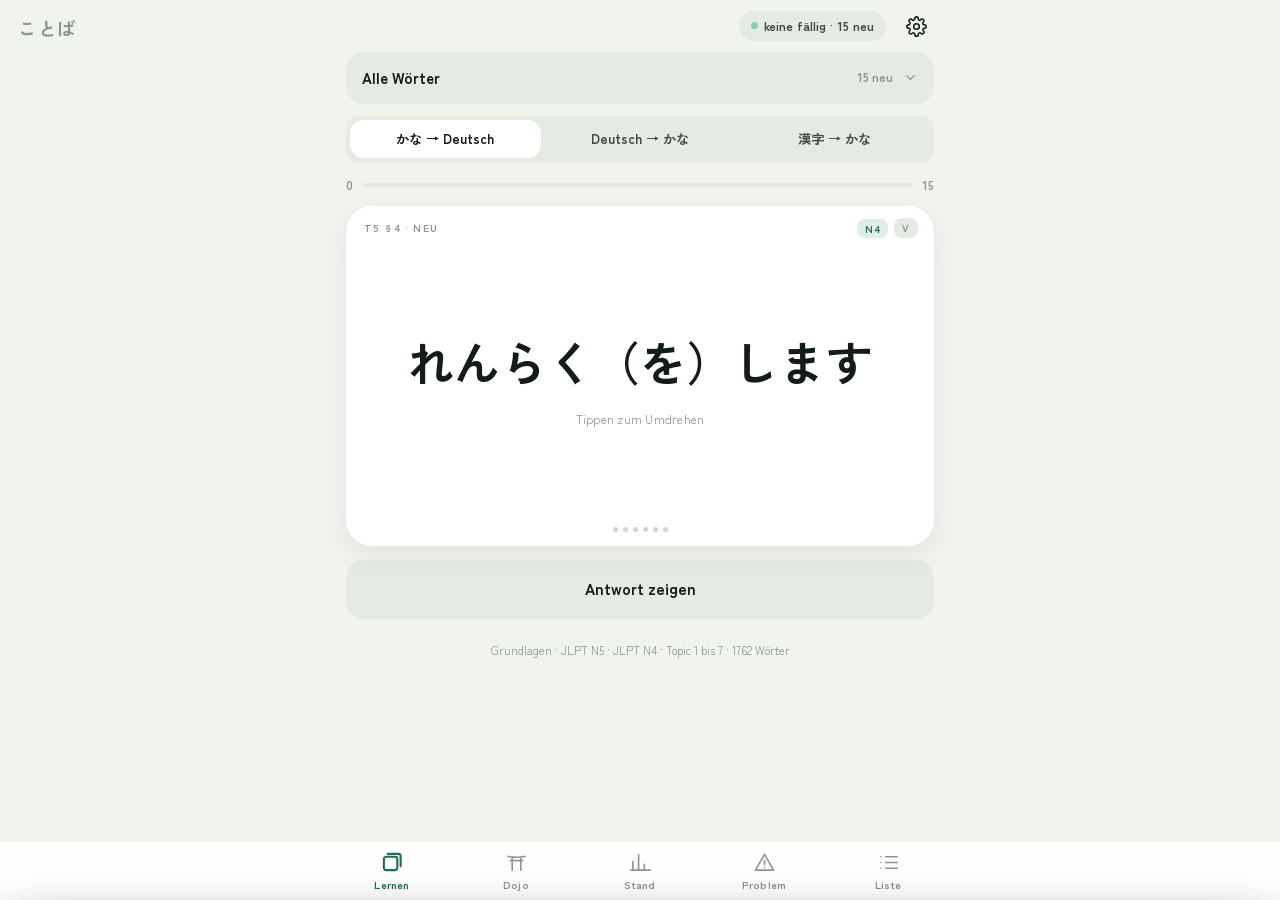
<file: index.html>
<!DOCTYPE html>
<html lang="de" data-thema="auto">
<head>
<meta charset="UTF-8">
<meta name="viewport" content="width=device-width, initial-scale=1, viewport-fit=cover, maximum-scale=1">
<title>ことば · Vokabeltrainer</title>
<meta name="description" content="Privater Vokabeltrainer für Japanisch.">

<meta name="apple-mobile-web-app-capable" content="yes">
<meta name="mobile-web-app-capable" content="yes">
<meta name="apple-mobile-web-app-status-bar-style" content="default">
<meta name="apple-mobile-web-app-title" content="ことば">
<meta name="theme-color" content="#F1F3EE" media="(prefers-color-scheme: light)">
<meta name="theme-color" content="#121513" media="(prefers-color-scheme: dark)">
<meta name="color-scheme" content="light dark">

<link rel="manifest" href="manifest.webmanifest">
<link rel="apple-touch-icon" href="icons/apple-touch-icon.png">
<link rel="icon" href="icons/icon-192.png" sizes="192x192">
<link rel="icon" href="favicon.svg" type="image/svg+xml">

<link rel="preconnect" href="https://fonts.googleapis.com">
<link rel="preconnect" href="https://fonts.gstatic.com" crossorigin>
<link href="https://fonts.googleapis.com/css2?family=Zen+Kaku+Gothic+New:wght@400;500;700&display=swap" rel="stylesheet">
<link rel="stylesheet" href="app.css">
<link rel="stylesheet" href="dojo.css">
</head>
<body>

<!-- Symbolvorrat -->
<svg width="0" height="0" style="position:absolute" aria-hidden="true" focusable="false">
  <defs>
    <g id="i-lernen" fill="none" stroke="currentColor" stroke-linecap="round" stroke-linejoin="round">
      <rect x="3" y="6" width="14" height="14" rx="2.5"/>
      <path d="M7 3h11a2.5 2.5 0 0 1 2.5 2.5V16"/>
    </g>
    <g id="i-dojo" fill="none" stroke="currentColor" stroke-linecap="round" stroke-linejoin="round">
      <path d="M3 5.5c4 1.3 14 1.3 18 0M5.5 10h13M7.5 6.3V20M16.5 6.3V20"/>
    </g>
    <g id="i-stand" fill="none" stroke="currentColor" stroke-linecap="round" stroke-linejoin="round">
      <path d="M4 20V11M10 20V4M16 20v-6M22 20H2"/>
    </g>
    <g id="i-problem" fill="none" stroke="currentColor" stroke-linecap="round" stroke-linejoin="round">
      <path d="M12 3.5 21.5 20H2.5L12 3.5Z"/><path d="M12 10v4"/><path d="M12 17.2v.1"/>
    </g>
    <g id="i-liste" fill="none" stroke="currentColor" stroke-linecap="round" stroke-linejoin="round">
      <path d="M9 6h12M9 12h12M9 18h12M4 6h.01M4 12h.01M4 18h.01"/>
    </g>
    <g id="i-zahnrad" fill="none" stroke="currentColor" stroke-width="1.8" stroke-linecap="round" stroke-linejoin="round">
      <circle cx="12" cy="12" r="3.2"/>
      <path d="M19.4 15a1.6 1.6 0 0 0 .3 1.8l.1.1a2 2 0 1 1-2.8 2.8l-.1-.1a1.6 1.6 0 0 0-1.8-.3 1.6 1.6 0 0 0-1 1.5V21a2 2 0 1 1-4 0v-.1A1.6 1.6 0 0 0 9 19.4a1.6 1.6 0 0 0-1.8.3l-.1.1a2 2 0 1 1-2.8-2.8l.1-.1a1.6 1.6 0 0 0 .3-1.8 1.6 1.6 0 0 0-1.5-1H3a2 2 0 1 1 0-4h.1A1.6 1.6 0 0 0 4.6 9a1.6 1.6 0 0 0-.3-1.8l-.1-.1a2 2 0 1 1 2.8-2.8l.1.1a1.6 1.6 0 0 0 1.8.3H9a1.6 1.6 0 0 0 1-1.5V3a2 2 0 1 1 4 0v.1a1.6 1.6 0 0 0 1 1.5 1.6 1.6 0 0 0 1.8-.3l.1-.1a2 2 0 1 1 2.8 2.8l-.1.1a1.6 1.6 0 0 0-.3 1.8V9a1.6 1.6 0 0 0 1.5 1H21a2 2 0 1 1 0 4h-.1a1.6 1.6 0 0 0-1.5 1Z"/>
    </g>
    <g id="i-zu" fill="none" stroke="currentColor" stroke-width="2.2" stroke-linecap="round">
      <path d="M6 6l12 12M18 6L6 18"/>
    </g>
    <g id="i-lupe" fill="none" stroke="currentColor" stroke-width="2" stroke-linecap="round">
      <circle cx="10.5" cy="10.5" r="6.5"/><path d="M15.5 15.5 21 21"/>
    </g>
    <g id="i-pfeil" fill="none" stroke="currentColor" stroke-width="2.2" stroke-linecap="round" stroke-linejoin="round">
      <path d="M6 9l6 6 6-6"/>
    </g>
    <g id="i-ton" fill="none" stroke="currentColor" stroke-width="1.9" stroke-linecap="round" stroke-linejoin="round">
      <path d="M11 5 6.5 9H3v6h3.5L11 19V5Z"/>
      <path d="M15 9.2a4 4 0 0 1 0 5.6"/>
      <path d="M17.8 6.4a8 8 0 0 1 0 11.2"/>
    </g>
  </defs>
</svg>

<header class="kopf">
  <div class="inner">
    <div class="marke">
      <b class="jp">ことば</b>
    </div>
    <div class="luecke"></div>
    <div class="zaehler" id="zaehler"><i class="punkt"></i><span id="zaehlerText">–</span></div>
    <button class="rund" id="knopfEinstellungen" aria-label="Einstellungen">
      <svg viewBox="0 0 24 24"><use href="#i-zahnrad"/></svg>
    </button>
  </div>
</header>

<main class="wrap">

  <!-- ===== Lernen ===== -->
  <section id="lernen" aria-label="Lernen">
    <button class="filterknopf nichtdrucken" id="filterKnopf" aria-haspopup="dialog">
      <span class="fname" id="filterName">Alle Wörter</span>
      <span class="fzahl" id="filterZahl"></span>
      <svg viewBox="0 0 24 24" aria-hidden="true"><use href="#i-pfeil"/></svg>
    </button>
    <div class="segment nichtdrucken" role="group" aria-label="Abfragerichtung">
      <button id="rtgKana" aria-pressed="true" data-rtg="kana"><span class="jp">かな</span> → Deutsch</button>
      <button id="rtgDe" aria-pressed="false" data-rtg="de">Deutsch → <span class="jp">かな</span></button>
      <button id="rtgKanji" aria-pressed="false" data-rtg="kanji"><span class="jp">漢字</span> → <span class="jp">かな</span></button>
    </div>
    <div class="sitzung nichtdrucken" id="sitzungsleiste" hidden>
      <span id="sitzungText">0</span>
      <span class="spur"><i id="sitzungBalken" style="width:0%"></i></span>
      <span id="sitzungRest">0</span>
    </div>
    <div id="kartenbereich"></div>
  </section>

  <!-- ===== Dojo: Bilder, Lesetexte, JLPT ===== -->
  <section id="dojo" hidden aria-label="Dojo">
    <div id="dojoInhalt"></div>
  </section>

  <!-- ===== Stand ===== -->
  <section id="stand" hidden aria-label="Fortschritt">
    <div class="kacheln" id="kacheln"></div>
    <div id="standListe"></div>
  </section>

  <!-- ===== Problemwörter ===== -->
  <section id="problem" hidden aria-label="Problemwörter">
    <h3>Problemwörter</h3>
    <div class="info nichtdrucken">
      Wörter, die du nach dem Lernen mindestens zweimal vergessen hast (<b>nochmal</b>) und noch nicht
      sicher kennst, sortiert nach Häufigkeit. Wer ein Wort wieder sicher kann, fällt von allein aus der Liste.
    </div>
    <button class="knopf nichtdrucken" id="druckKnopf">Blatt zum Ausdrucken</button>
    <div id="problemListe"></div>
  </section>

  <!-- ===== Liste ===== -->
  <section id="liste" hidden aria-label="Wortliste">
    <div class="suche nichtdrucken">
      <svg viewBox="0 0 24 24"><use href="#i-lupe"/></svg>
      <input id="sucheFeld" type="search" inputmode="search" autocomplete="off"
             spellcheck="false" placeholder="Kana, Kanji, Rōmaji oder Bedeutung suchen">
    </div>
    <div class="segment nichtdrucken" id="listeStufe" role="group" aria-label="Stufe">
      <button data-stufe="0" aria-pressed="true">Alle</button>
      <button data-stufe="5" aria-pressed="false">N5</button>
      <button data-stufe="4" aria-pressed="false">N4</button>
    </div>
    <div id="vollListe"></div>
  </section>

  <p class="fuss"><span id="topicSpanne"></span> · <span id="anzahlGesamt"></span> Wörter</p>
</main>

<nav class="leiste nichtdrucken" role="tablist" aria-label="Bereiche">
  <div class="inner">
    <button role="tab" data-ziel="lernen" aria-selected="true">
      <svg viewBox="0 0 24 24"><use href="#i-lernen"/></svg>Lernen
    </button>
    <button role="tab" data-ziel="dojo" aria-selected="false">
      <svg viewBox="0 0 24 24"><use href="#i-dojo"/></svg>Dojo
    </button>
    <button role="tab" data-ziel="stand" aria-selected="false">
      <svg viewBox="0 0 24 24"><use href="#i-stand"/></svg>Stand
    </button>
    <button role="tab" data-ziel="problem" aria-selected="false">
      <svg viewBox="0 0 24 24"><use href="#i-problem"/></svg>Problem
      <span class="kringel" id="problemKringel" hidden>0</span>
    </button>
    <button role="tab" data-ziel="liste" aria-selected="false">
      <svg viewBox="0 0 24 24"><use href="#i-liste"/></svg>Liste
    </button>
  </div>
</nav>

<!-- ===== Auswahlblatt ===== -->
<div class="blatt" id="filterblatt" role="dialog" aria-modal="true" aria-label="Auswahl zum Üben">
  <div class="griff"></div>
  <div class="blattkopf">
    <h2>Was möchtest du üben?</h2>
    <button class="schliessen" id="filterblattZu" aria-label="Schließen">
      <svg viewBox="0 0 24 24"><use href="#i-zu"/></svg>
    </button>
  </div>
  <div class="inhalt" id="filterliste"></div>
</div>

<!-- ===== Blatt des Dojos: Auswahl und Bilddetails ===== -->
<div class="blatt" id="dojoblatt" role="dialog" aria-modal="true" aria-labelledby="dojoblattTitel">
  <div class="griff"></div>
  <div class="blattkopf">
    <h2 id="dojoblattTitel"></h2>
    <button class="schliessen" id="dojoblattZu" aria-label="Schließen">
      <svg viewBox="0 0 24 24"><use href="#i-zu"/></svg>
    </button>
  </div>
  <div class="inhalt" id="dojoblattInhalt"></div>
</div>

<!-- ===== Blatt zum Ausdrucken ===== -->
<div class="blatt" id="druckblatt" role="dialog" aria-modal="true" aria-label="Blatt zum Ausdrucken">
  <div class="griff"></div>
  <div class="blattkopf">
    <h2>Blatt zum Ausdrucken</h2>
    <button class="schliessen" id="druckblattZu" aria-label="Schließen">
      <svg viewBox="0 0 24 24"><use href="#i-zu"/></svg>
    </button>
  </div>
  <div class="inhalt">
    <div class="info" id="druckHinweis"></div>
    <button class="knopf voll" id="druckTeilen" hidden>Blatt teilen</button>
    <div id="druckSeiten"></div>
  </div>
</div>

<!-- ===== Einstellungsblatt ===== -->
<div class="blattgrund" id="blattgrund"></div>
<div class="blatt" id="blatt" role="dialog" aria-modal="true" aria-label="Einstellungen">
  <div class="griff"></div>
  <div class="blattkopf">
    <h2>Einstellungen</h2>
    <button class="schliessen" id="blattZu" aria-label="Schließen">
      <svg viewBox="0 0 24 24"><use href="#i-zu"/></svg>
    </button>
  </div>
  <div class="inhalt">

    <h3>Darstellung</h3>
    <div class="segment" role="group" aria-label="Farbschema">
      <button data-thema="hell" aria-pressed="false">Hell</button>
      <button data-thema="auto" aria-pressed="true">Automatisch</button>
      <button data-thema="dunkel" aria-pressed="false">Dunkel</button>
    </div>

    <h3>Abfrage</h3>
    <div class="opt">
      <span class="beschriftung">
        <b>Rōmaji zeigen</b>
        <span>Umschrift auf der Rückseite der Karte</span>
      </span>
      <button class="schalter" role="switch" id="schalterRomaji" aria-checked="true" aria-label="Rōmaji zeigen"></button>
    </div>
    <div class="opt">
      <span class="beschriftung">
        <b>Kanji zeigen</b>
        <span>Schreibung in Kanji unter dem Kana auf der Rückseite</span>
      </span>
      <button class="schalter" role="switch" id="schalterKanji" aria-checked="true" aria-label="Kanji zeigen"></button>
    </div>
    <div class="opt">
      <span class="beschriftung">
        <b>Bilder zeigen</b>
        <span>Bild und Beispielsatz auf der Karte, wo es eines gibt</span>
      </span>
      <button class="schalter" role="switch" id="schalterBilder" aria-checked="true" aria-label="Bilder zeigen"></button>
    </div>
    <div class="opt">
      <span class="beschriftung">
        <b>Aussprache vorlesen</b>
        <span>Japanische Stimme des iPhones, automatisch beim Umdrehen</span>
      </span>
      <button class="schalter" role="switch" id="schalterTon" aria-checked="false" aria-label="Aussprache vorlesen"></button>
    </div>
    <div class="opt">
      <span class="beschriftung">
        <b>Reihenfolge mischen</b>
        <span>Sonst kommen die am längsten fälligen Wörter zuerst</span>
      </span>
      <button class="schalter" role="switch" id="schalterMischen" aria-checked="true" aria-label="Reihenfolge mischen"></button>
    </div>
    <div class="opt">
      <span class="beschriftung">
        <b>Karten pro Durchgang</b>
        <span id="limitText">Höchstens 40 Karten pro Durchgang</span>
      </span>
      <button class="knopf" id="limitKnopf" style="width:auto;margin:0;padding:9px 14px">40</button>
    </div>
    <div class="opt">
      <span class="beschriftung">
        <b>Neue Wörter pro Tag</b>
        <span id="neuText">Höchstens 15 neue Wörter pro Tag</span>
      </span>
      <button class="knopf" id="neuKnopf" style="width:auto;margin:0;padding:9px 14px">15</button>
    </div>

    <h3>Konto</h3>
    <div id="konto"></div>

    <h3>Lernstand sichern</h3>
    <div class="info">
      Auf dem Homebildschirm gespeichert bleibt der Stand dauerhaft erhalten. In Safari selbst
      löscht iOS ihn nach etwa sieben Tagen ohne Besuch. Sichere ihn regelmäßig als Datei, am
      besten in iCloud Drive: Dann übersteht er auch einen Gerätewechsel. Die Sicherung enthält
      Lernstand, Einstellungen und Dojo. <b id="sicherungZeile"></b>
    </div>
    <button class="knopf voll" id="knopfDatei">Als Datei sichern</button>
    <button class="knopf" id="knopfDateiLaden">Aus Datei laden</button>
    <input type="file" id="dateiFeld" accept=".json,application/json,text/plain" tabindex="-1" aria-hidden="true"
           style="position:absolute;width:1px;height:1px;opacity:0;pointer-events:none">
    <textarea id="exportFeld" spellcheck="false" autocapitalize="off" autocorrect="off"
              aria-label="Gesicherter Lernstand"></textarea>
    <button class="knopf" id="knopfKopieren">Stand kopieren</button>
    <button class="knopf" id="knopfLaden">Eingefügten Stand laden</button>
    <button class="knopf" id="knopfZurueckholen" hidden>Vorherigen Stand zurückholen</button>
    <button class="knopf warn" id="knopfReset">Alles zurücksetzen</button>

    <h3>Über</h3>
    <p style="font-size:.8rem;color:var(--grau);line-height:1.6;padding-bottom:8px">
      <span id="ueberZahl"></span> Wörter aus <span id="ueberSpanne"></span>.
      Wiederholt wird mit FSRS (Free Spaced Repetition Scheduler): Neue Wörter lernen in Minutenschritten,
      danach legt FSRS jeden Termin so, dass du das Wort dann noch zu 90 % weißt.
      Zum Installieren in Safari auf <b>Teilen</b> → <b>Zum Home-Bildschirm</b> tippen.
    </p>
    <p style="font-size:.8rem;color:var(--grau);line-height:1.6;padding-bottom:8px">
      JLPT-Wortauswahl N5 und N4: Jonathan Waller, tanos.co.uk/jlpt, Lizenz CC BY 4.0.
      Bilder: Twemoji, © Twitter, Inc und Mitwirkende, Lizenz CC-BY 4.0.
      Wiederholungsplan: ts-fsrs, © Open Spaced Repetition, MIT-Lizenz.
      Anmeldung: supabase-js, © Supabase, MIT-Lizenz.
      Aufgaben und Lesetexte im Dojo sind eigens für diese App geschrieben.
    </p>
    <p style="font-size:.8rem;color:var(--grau);line-height:1.6;padding-bottom:8px">
      Version <span id="appVersion">0.33 Beta</span>
    </p>
    <p class="signatur">by Joshua D.</p>
  </div>
</div>

<div class="meldung" id="meldung" role="status" aria-live="polite"></div>

<script src="vokabeln-jlpt.js"></script>
<script src="vokabeln.js"></script>
<script src="bilder.js"></script>
<script src="dojo-daten.js"></script>
<script src="ts-fsrs/index.umd.js"></script>
<script src="plan.js"></script>
<script src="verlauf.js"></script>
<script src="app.js"></script>
<script src="dojo.js"></script>
<script src="konfig.js"></script>
<script src="konto.js"></script>
</body>
</html>
</file>
<file: app.css>
/* ==================================================================
   ことば - Vokabeltrainer
   Design "Papier": Flaechen statt Rahmen, Schatten nur wo etwas schwebt,
   ein Gruen als einzige tragende Farbe. Hell und dunkel.
   ================================================================== */

/* ---------- 1. Farben und Grundwerte ---------- */
:root{
  --gruen:#1F6F4F;
  --gruen-tief:#18583F;
  --gruen-hell:#3E9169;
  --indigo:#2A5449;
  --amber:#9A7B2E;
  --rot:#8E3826;
  --rot-weich:#F0DEDA;

  --bg:#F1F3EE;
  --bg-2:#E5EAE3;
  --flaeche:#FFFFFF;
  --flaeche-2:#ECF0EA;
  --linie:#E2E7DF;
  --linie-stark:#CFD7CB;
  --text:#131C17;
  --text-2:#414B45;
  --grau:#8A968F;

  --akzent:var(--gruen);
  --akzent-text:#fff;
  --auf-gruen:#fff;
  --info-bg:#EDE6D6;
  --info-text:#57492A;
  --info-rand:#C4AF83;

  --kopf-bg:var(--bg);
  --kopf-text:var(--text);
  --kopf-schwach:var(--grau);

  /* Schatten hat nur, was wirklich schwebt: Karte, Blaetter, Meldung. */
  --schatten-s:none;
  --schatten-m:0 10px 30px rgba(19,28,23,.07);
  --schatten-gross:0 6px 16px rgba(19,28,23,.10), 0 26px 60px rgba(19,28,23,.17);

  --r-s:12px;
  --r-m:18px;
  --r-l:26px;
  --r-xl:30px;

  --jp:"Hiragino Kaku Gothic ProN","Hiragino Sans","Zen Kaku Gothic New","Noto Sans JP",system-ui,sans-serif;
  --ui:-apple-system,BlinkMacSystemFont,"Zen Kaku Gothic New","Segoe UI",system-ui,sans-serif;
  --mono:ui-monospace,SFMono-Regular,Menlo,monospace;

  --kopf-h:52px;
  --leiste-h:58px;
  --oben:env(safe-area-inset-top,0px);
  --unten:env(safe-area-inset-bottom,0px);
}

:root[data-thema="dunkel"]{
  --gruen:#57B389;
  --gruen-tief:#3E8E68;
  --gruen-hell:#74C7A1;
  --indigo:#8FB0DF;
  --amber:#CFAE6E;
  --rot:#DE8874;
  --rot-weich:#2E1D19;

  --bg:#121513;
  --bg-2:#1B201D;
  --flaeche:#1D231F;
  --flaeche-2:#262D28;
  --linie:#2A322D;
  --linie-stark:#3A443E;
  --text:#E8EDE9;
  --text-2:#B5BEB8;
  --grau:#87938C;

  --akzent:var(--gruen);
  --akzent-text:#0C110E;
  --auf-gruen:#0C110E;
  --info-bg:#282316;
  --info-text:#E0CFA6;
  --info-rand:#83703F;

  --kopf-bg:var(--bg);
  --kopf-text:var(--text);
  --kopf-schwach:var(--grau);

  --schatten-s:none;
  --schatten-m:0 12px 32px rgba(0,0,0,.45);
  --schatten-gross:0 8px 20px rgba(0,0,0,.5), 0 28px 64px rgba(0,0,0,.55);
}

@media (prefers-color-scheme: dark){
  :root:not([data-thema="hell"]){
    --gruen:#57B389;
    --gruen-tief:#3E8E68;
    --gruen-hell:#74C7A1;
    --indigo:#8FB0DF;
    --amber:#CFAE6E;
    --rot:#DE8874;
    --rot-weich:#2E1D19;

    --bg:#121513;
    --bg-2:#1B201D;
    --flaeche:#1D231F;
    --flaeche-2:#262D28;
    --linie:#2A322D;
    --linie-stark:#3A443E;
    --text:#E8EDE9;
    --text-2:#B5BEB8;
    --grau:#87938C;

    --akzent:var(--gruen);
    --akzent-text:#0C110E;
    --auf-gruen:#0C110E;
    --info-bg:#282316;
    --info-text:#E0CFA6;
    --info-rand:#83703F;

    --kopf-bg:var(--bg);
    --kopf-text:var(--text);
    --kopf-schwach:var(--grau);

    --schatten-s:none;
    --schatten-m:0 12px 32px rgba(0,0,0,.45);
    --schatten-gross:0 8px 20px rgba(0,0,0,.5), 0 28px 64px rgba(0,0,0,.55);
  }
}

/* ---------- 2. Reset ---------- */
*,*::before,*::after{box-sizing:border-box;margin:0;padding:0;-webkit-tap-highlight-color:transparent;}

html{
  background:var(--bg);
  -webkit-text-size-adjust:100%;
}

body{
  background:var(--bg);
  color:var(--text);
  font-family:var(--ui);
  font-size:17px;
  line-height:1.55;
  -webkit-font-smoothing:antialiased;
  text-rendering:optimizeLegibility;
  overscroll-behavior-y:none;
  min-height:100dvh;
}

button,input,textarea,select{font:inherit;color:inherit;}
button{background:none;border:0;cursor:pointer;}
:focus-visible{outline:2.5px solid var(--indigo);outline-offset:2px;border-radius:4px;}

.jp{font-family:var(--jp);}

/* ---------- 3. Gerüst ---------- */
.wrap{width:100%;max-width:620px;margin:0 auto;padding:0 16px;}

.kopf{
  position:sticky;top:0;z-index:40;
  background:var(--kopf-bg);
  color:var(--kopf-text);
  padding-top:var(--oben);
}
.kopf .inner{
  max-width:620px;margin:0 auto;padding:0 16px;
  height:var(--kopf-h);
  display:flex;align-items:center;gap:12px;
}
.kopf .marke{
  display:flex;align-items:baseline;gap:8px;min-width:0;
}
.kopf .marke b{
  font-family:var(--jp);font-size:1.16rem;font-weight:700;letter-spacing:.04em;
}
.kopf .marke span{
  font-size:.72rem;letter-spacing:.14em;text-transform:uppercase;
  color:var(--kopf-schwach);white-space:nowrap;
}
.kopf .luecke{flex:1;}
.kopf .zaehler{
  display:flex;align-items:center;gap:6px;
  background:var(--bg-2);color:var(--text-2);
  border-radius:999px;padding:5px 12px;
  font-size:.79rem;font-weight:600;font-variant-numeric:tabular-nums;
  white-space:nowrap;
}
.kopf .zaehler .punkt{
  width:7px;height:7px;border-radius:50%;background:var(--amber);flex:none;
}
.kopf .zaehler.fertig .punkt{background:#7BD6A8;}
.kopf .rund{
  width:36px;height:36px;border-radius:50%;
  display:grid;place-items:center;flex:none;
  color:var(--kopf-text);
}
.kopf .rund:active{background:var(--bg-2);}
.kopf .rund svg{width:21px;height:21px;}

/* Unten Platz für die Tab-Leiste. "main.wrap" statt "main": die Regel .wrap setzt
   padding:0 16px und schlägt als Klasse den bloßen Elementnamen, so war der Abstand
   unten bisher immer 0 - der letzte Knopf ließ sich nie über die Leiste scrollen. */
main.wrap{
  padding-bottom:calc(var(--leiste-h) + var(--unten) + 26px);
}
section[hidden]{display:none;}

/* ---------- 4. Tab-Leiste unten ---------- */
.leiste{
  position:fixed;left:0;right:0;bottom:0;z-index:50;
  background:color-mix(in srgb, var(--flaeche) 88%, transparent);
  -webkit-backdrop-filter:saturate(180%) blur(18px);
  backdrop-filter:saturate(180%) blur(18px);
  padding-bottom:var(--unten);
}
@supports not (backdrop-filter: blur(1px)){
  .leiste{background:var(--flaeche);}
}
.leiste .inner{
  max-width:620px;margin:0 auto;
  height:var(--leiste-h);
  display:grid;grid-template-columns:repeat(5,1fr);
}
.leiste button{
  position:relative;
  display:flex;flex-direction:column;align-items:center;justify-content:center;gap:3px;
  color:var(--grau);font-size:.66rem;font-weight:600;letter-spacing:.02em;
  transition:color .16s;padding-top:2px;
}
.leiste button svg{width:23px;height:23px;stroke-width:1.7;}
.leiste button[aria-selected="true"]{color:var(--akzent);}
.leiste button[aria-selected="true"] svg{stroke-width:2.2;}
.leiste button .kringel{
  position:absolute;transform:translate(13px,-12px);
  min-width:17px;height:17px;padding:0 4px;border-radius:9px;
  background:var(--rot);color:#fff;
  font-size:.6rem;font-weight:700;line-height:17px;text-align:center;
  font-variant-numeric:tabular-nums;
}
:root[data-thema="dunkel"] .leiste button .kringel{color:#fff;}

/* ---------- 5. Typografie ---------- */
h2{
  font-size:.95rem;font-weight:700;color:var(--text);
  margin:26px 0 10px;letter-spacing:.01em;
}
h2:first-child{margin-top:2px;}
h3{
  font-size:.7rem;font-weight:700;color:var(--grau);
  letter-spacing:.14em;text-transform:uppercase;
  margin:26px 0 10px;
  display:flex;align-items:center;gap:10px;
}
h3::after{content:"";flex:1;height:1px;background:var(--linie);}
h3:first-child{margin-top:2px;}

.info{
  background:var(--info-bg);color:var(--info-text);
  border-left:3px solid var(--info-rand);
  padding:12px 14px;border-radius:0 var(--r-s) var(--r-s) 0;
  font-size:.85rem;line-height:1.5;margin:14px 0;
}
.leer{
  text-align:center;color:var(--grau);
  padding:44px 20px;font-size:.92rem;line-height:1.6;
}
.leer .zeichen{
  display:block;font-family:var(--jp);font-size:2.4rem;
  color:var(--linie-stark);margin-bottom:10px;
}

/* ---------- 6. Filterchips ---------- */
/* Auswahlknopf: ersetzt die frühere Chipreihe. Die Abschnitte wuchsen auf
   19 Chips und fast fünf Bildschirmbreiten, das war nicht mehr zu überblicken. */
.filterknopf{
  width:100%;display:flex;align-items:center;gap:10px;
  background:var(--bg-2);
  border-radius:var(--r-m);padding:14px 16px;margin-bottom:12px;
  text-align:left;
  transition:background .15s;
}
.filterknopf:active{background:var(--flaeche-2);}
.filterknopf .fname{
  flex:1;min-width:0;font-size:.95rem;font-weight:600;
  white-space:nowrap;overflow:hidden;text-overflow:ellipsis;
}
.filterknopf .fzahl{
  flex:none;font-size:.78rem;font-weight:600;color:var(--grau);
  font-variant-numeric:tabular-nums;white-space:nowrap;
}
.filterknopf svg{flex:none;width:15px;height:15px;color:var(--grau);}

/* Zeilen im Auswahlblatt */
.fgruppe{
  font-size:.68rem;font-weight:700;letter-spacing:.14em;text-transform:uppercase;
  color:var(--grau);margin:20px 0 8px;
  display:flex;align-items:center;gap:10px;
}
.fgruppe::after{content:"";flex:1;height:1px;background:var(--linie);}
.fzeile{
  width:100%;display:flex;align-items:baseline;gap:10px;
  background:var(--flaeche);
  border-radius:var(--r-m);padding:13px 15px;margin-bottom:6px;text-align:left;
}
.fzeile:active{background:var(--flaeche-2);}
.fzeile[aria-current="true"]{
  background:color-mix(in srgb, var(--akzent) 13%, var(--flaeche));
  box-shadow:inset 0 0 0 1.5px var(--akzent);
}
@supports not (background: color-mix(in srgb, red 50%, blue)){
  .fzeile[aria-current="true"]{background:var(--flaeche-2);}
}
.fzeile.unter{margin-left:16px;}
.fzeile .fnr{
  flex:none;font-size:.76rem;font-weight:700;color:var(--grau);min-width:1.7em;
}
.fzeile[aria-current="true"] .fnr{color:var(--akzent);}
.fzeile .ftitel{flex:1;min-width:0;font-size:.92rem;font-weight:600;line-height:1.35;}
.fzeile .fzahl{
  flex:none;font-size:.78rem;font-weight:600;color:var(--grau);
  font-variant-numeric:tabular-nums;
}
.fzeile .fzahl.offen{color:var(--akzent);}

.segment{
  display:flex;background:var(--bg-2);
  border-radius:var(--r-s);padding:4px;gap:4px;margin-bottom:14px;
}
.segment button{
  flex:1;border-radius:14px;padding:9px 6px;
  font-size:.83rem;font-weight:600;color:var(--text-2);
  transition:background .16s, color .16s, box-shadow .16s;
}
.segment button[aria-pressed="true"]{
  background:var(--flaeche);color:var(--text);box-shadow:var(--schatten-s);
}

/* ---------- 7. Lernkarte ---------- */
@keyframes karte-auf{
  from{ opacity:0; transform:translateY(14px); }
  to  { opacity:1; transform:none; }
}
.buehne{
  perspective:1400px;
  margin-bottom:14px;
  animation:karte-auf .42s cubic-bezier(.22,.85,.3,1) both;
}
.flip{
  position:relative;
  width:100%;
  min-height:clamp(250px,42dvh,340px);
  transform-style:preserve-3d;
  transition:transform .48s cubic-bezier(.3,.9,.35,1);
  cursor:pointer;
}
.flip.um{transform:rotateY(180deg);}
.seite{
  position:absolute;inset:0;
  -webkit-backface-visibility:hidden;backface-visibility:hidden;
  background-color:var(--flaeche);
  border-radius:var(--r-l);
  box-shadow:var(--schatten-m);
  display:flex;flex-direction:column;
  align-items:center;justify-content:center;
  text-align:center;
  padding:46px 22px 40px;
  overflow:hidden;
}
.seite.rueck{transform:rotateY(180deg);}

.marke{
  position:absolute;top:14px;left:18px;
  font-size:.66rem;font-weight:700;letter-spacing:.1em;text-transform:uppercase;
  color:var(--grau);
}
.wortart{
  position:absolute;top:12px;right:16px;
  font-size:.64rem;font-weight:700;letter-spacing:.06em;
  color:var(--grau);
  background:var(--bg-2);border-radius:8px;
  padding:2px 8px;
}
/* Oben rechts auf der Karte: JLPT-Stufe und Wortart nebeneinander */
.chips{
  position:absolute;top:12px;right:16px;
  display:flex;align-items:center;gap:6px;
}
.chips .wortart{position:static;}
.stufe{
  font-size:.64rem;font-weight:700;letter-spacing:.06em;line-height:1.5;
  color:var(--akzent);
  background:color-mix(in srgb, var(--akzent) 13%, var(--flaeche));
  border-radius:8px;padding:2px 8px;
}
@supports not (background: color-mix(in srgb, red 50%, blue)){
  .stufe{background:var(--bg-2);}
}
.kanjizeile{
  font-family:var(--jp);font-size:1.2rem;font-weight:500;color:var(--text-2);
  line-height:1.4;margin-top:1px;overflow-wrap:anywhere;
}
.stufenpunkte{
  position:absolute;bottom:14px;left:0;right:0;
  display:flex;justify-content:center;gap:5px;
}
.stufenpunkte i{
  width:5px;height:5px;border-radius:50%;
  background:var(--linie-stark);
}
.stufenpunkte i.an{background:var(--gruen);}

.wort{
  font-family:var(--jp);
  font-size:clamp(2rem,9vw,2.9rem);
  font-weight:700;line-height:1.35;
  word-break:keep-all;letter-spacing:.01em;
}
.wort.de{
  font-family:var(--ui);
  font-size:clamp(1.25rem,5.4vw,1.6rem);
  font-weight:600;line-height:1.4;letter-spacing:0;
}
.lesung{
  font-family:var(--mono);
  font-size:.92rem;color:var(--grau);
  letter-spacing:.05em;margin-top:8px;
}
.strich{
  width:38px;height:2px;border-radius:2px;
  background:var(--linie-stark);margin:16px 0;
}
.bedeutung{
  font-size:clamp(1.1rem,4.8vw,1.35rem);
  font-weight:600;color:var(--text);line-height:1.4;
}
.tipp{
  font-size:.76rem;color:var(--grau);
  margin-top:18px;letter-spacing:.02em;
}
.tonknopf{
  position:absolute;bottom:34px;right:16px;
  width:40px;height:40px;border-radius:50%;
  display:grid;place-items:center;
  color:var(--grau);background:var(--flaeche-2);
}
.tonknopf svg{width:19px;height:19px;}
.tonknopf:active{background:var(--linie);}
.tonknopf.laeuft{color:var(--akzent);background:var(--bg-2);}

/* Bewertungsknöpfe */
.knoepfe{display:grid;grid-template-columns:repeat(4,1fr);gap:6px;}
.tap{
  border-radius:var(--r-m);
  padding:16px 6px 14px;
  font-weight:700;
  display:flex;flex-direction:column;align-items:center;gap:2px;
  transition:transform .16s cubic-bezier(.22,.85,.3,1), filter .15s;
}
.tap .gross{font-size:.9rem;line-height:1.2;}
.tap .klein{font-size:.66rem;font-weight:600;opacity:.82;font-variant-numeric:tabular-nums;}
.tap:active{transform:scale(.96);filter:brightness(.96);}
/* Neun von zehn Antworten sind "sitzt". Nur die traegt Farbe, damit der
   Blick dorthin faellt und der Bildschirm ruhig bleibt. */
.tap.nochmal{background:var(--rot-weich);color:var(--rot);}
.tap.gut{background:var(--gruen);color:var(--auf-gruen);}
.tap.schwer{background:var(--bg-2);color:var(--text-2);}
.tap.leicht{background:var(--bg-2);color:var(--text-2);}

.umdrehknopf{
  width:100%;border-radius:var(--r-m);
  padding:17px;background:var(--bg-2);
  color:var(--text);font-weight:700;font-size:.98rem;
}
.umdrehknopf:active{background:var(--flaeche-2);transform:scale(.99);}
/* Kleiner Textknopf unter "Antwort zeigen": letzte Antwort rückgängig */
.rueckgaengig{
  display:block;margin:8px auto 0;padding:8px 16px;border-radius:var(--r-m);
  color:var(--grau);font-size:.85rem;font-weight:600;
}
.rueckgaengig:active{background:var(--flaeche-2);}

/* Sitzungsfortschritt */
.sitzung{
  display:flex;align-items:center;gap:10px;
  margin-bottom:12px;font-size:.74rem;color:var(--grau);
  font-variant-numeric:tabular-nums;font-weight:600;
}
.sitzung .spur{
  flex:1;height:4px;border-radius:3px;background:var(--linie);overflow:hidden;
}
.sitzung .spur i{
  display:block;height:100%;border-radius:3px;
  background:var(--gruen);transition:width .35s cubic-bezier(.3,.9,.35,1);
}

/* display:flex oben überschreibt sonst das Ausblenden mit [hidden]: auf der Seite
   "alles erledigt" blieb der Balken mit alten Zahlen stehen. */
.sitzung[hidden]{display:none;}

/* Drei Richtungen nebeneinander: auf schmaleren Telefonen etwas kleiner und ohne
   Umbruch, sonst bricht "Deutsch → かな" mitten im Wort um. */
@media (max-width: 400px){
  .segment button{font-size:.76rem;padding:9px 2px;white-space:nowrap;}
}
@media (max-width: 360px){
  .segment button{font-size:.72rem;}
}

/* ---------- 8. Fortschritt / Karten ---------- */
.kacheln{
  display:grid;grid-template-columns:repeat(3,1fr);gap:9px;margin-bottom:6px;
}
.kachel{
  background:var(--flaeche);
  border-radius:var(--r-m);padding:17px 10px 14px;text-align:center;
}
.kachel b{
  display:block;font-size:2.05rem;font-weight:700;line-height:1.05;
  letter-spacing:-.025em;
  font-variant-numeric:tabular-nums;
}
.kachel span{
  display:block;font-size:.66rem;font-weight:600;color:var(--grau);
  letter-spacing:.08em;text-transform:uppercase;margin-top:3px;
}
.kachel.g b{color:var(--gruen);}
.kachel.i b{color:var(--indigo);}
.kachel.r b{color:var(--rot);}
.kachel.a b{color:var(--amber);}
.kachel.n b{color:var(--text);}

.reihe{
  background:var(--flaeche);
  border-radius:var(--r-m);padding:15px 16px;margin-bottom:8px;
  width:100%;text-align:left;display:block;
}
.reihe .kopfzeile{
  display:flex;justify-content:space-between;align-items:baseline;gap:10px;
}
.reihe .titel{font-weight:600;font-size:.92rem;}
.reihe .titel em{
  font-style:normal;color:var(--grau);font-weight:700;
  font-size:.76rem;margin-right:6px;
}
.reihe .zahl{
  font-size:.76rem;color:var(--grau);white-space:nowrap;
  font-variant-numeric:tabular-nums;font-weight:600;
}
.balken{
  height:6px;border-radius:4px;background:var(--linie);
  overflow:hidden;margin:9px 0 6px;display:flex;
}
.balken i{display:block;height:100%;transition:width .4s cubic-bezier(.3,.9,.35,1);}
.balken i.fest{background:var(--gruen);}
.balken i.lernt{background:var(--gruen-hell);opacity:.55;}
.reihe .fuss{font-size:.72rem;color:var(--grau);font-variant-numeric:tabular-nums;}

/* Prognose: was in den nächsten sieben Tagen fällig wird */
.prognose{
  display:grid;grid-template-columns:repeat(7,1fr);gap:6px;
  background:var(--flaeche);border-radius:var(--r-m);padding:14px 12px 10px;margin-bottom:6px;
}
.pspalte{display:flex;flex-direction:column;align-items:center;gap:5px;min-width:0;}
.pzahl{font-size:.74rem;font-weight:700;font-variant-numeric:tabular-nums;color:var(--text-2);}
.pbalken{display:flex;align-items:flex-end;width:100%;height:54px;}
.pbalken i{
  display:block;width:100%;min-height:3px;border-radius:5px 5px 2px 2px;
  background:var(--gruen);opacity:.75;
}
.pspalte:first-child .pbalken i{opacity:1;}
.ptag{font-size:.64rem;font-weight:600;color:var(--grau);letter-spacing:.02em;}

/* ---------- 9. Tabellen / Wortlisten ---------- */
.suche{
  position:relative;margin-bottom:14px;
}
.suche input{
  width:100%;background:var(--flaeche);
  border:0;border-radius:var(--r-s);
  padding:13px 14px 13px 38px;font-size:.92rem;
  -webkit-appearance:none;appearance:none;
}
.suche input::placeholder{color:var(--grau);}
.suche svg{
  position:absolute;left:12px;top:50%;transform:translateY(-50%);
  width:17px;height:17px;color:var(--grau);pointer-events:none;
}

.wortliste{
  background:var(--flaeche);
  border-radius:var(--r-m);overflow:hidden;margin-bottom:8px;
  /* Über tausend Zeilen: was außerhalb des Bildschirms liegt, wird nicht gesetzt. */
  content-visibility:auto;contain-intrinsic-size:auto 520px;
}
.wortzeile{
  display:flex;align-items:center;gap:12px;
  padding:11px 14px;border-top:1px solid var(--linie);
  width:100%;text-align:left;
}
.wortzeile:first-child{border-top:0;}
.wortzeile:active{background:var(--flaeche-2);}
.wortzeile .links{flex:1;min-width:0;}
.wortzeile .kana{
  font-family:var(--jp);font-size:1.06rem;font-weight:600;line-height:1.35;
}
.wortzeile .kanjiw{font-size:.95rem;color:var(--text-2);}
.wortzeile .rechts .stufe{font-size:.6rem;padding:1px 6px;}
.wortzeile .romaji{
  font-family:var(--mono);font-size:.72rem;color:var(--grau);letter-spacing:.03em;
}
.wortzeile .de{display:block;font-size:.88rem;color:var(--text-2);line-height:1.4;margin-top:2px;}
.wortzeile .rechts{flex:none;display:flex;flex-direction:column;align-items:flex-end;gap:4px;}
.mini{display:flex;gap:3px;}
.mini i{width:4px;height:4px;border-radius:50%;background:var(--linie-stark);}
.mini i.an{background:var(--gruen);}
.fehlerzahl{
  font-size:.68rem;font-weight:700;color:var(--rot);
  background:color-mix(in srgb, var(--rot) 12%, transparent);
  border-radius:999px;padding:2px 7px;font-variant-numeric:tabular-nums;
}

/* ---------- 10. Einstellungen (Blatt von unten) ---------- */
.blattgrund{
  position:fixed;inset:0;z-index:60;
  background:rgba(10,16,13,.45);
  -webkit-backdrop-filter:blur(3px);backdrop-filter:blur(3px);
  opacity:0;pointer-events:none;transition:opacity .25s;
}
.blattgrund.auf{opacity:1;pointer-events:auto;}
.blatt{
  position:fixed;left:0;right:0;bottom:0;z-index:61;
  background:var(--bg);
  border-radius:var(--r-xl) var(--r-xl) 0 0;
  box-shadow:var(--schatten-gross);
  transform:translateY(102%);
  transition:transform .32s cubic-bezier(.3,.9,.35,1);
  max-height:88dvh;display:flex;flex-direction:column;
  padding-bottom:var(--unten);
}
.blatt.auf{transform:translateY(0);}
.blatt .griff{
  width:38px;height:4px;border-radius:3px;background:var(--linie-stark);
  margin:10px auto 4px;flex:none;
}
.blatt .blattkopf{
  display:flex;align-items:center;justify-content:space-between;
  padding:8px 18px 12px;flex:none;
}
.blatt .blattkopf h2{margin:0;font-size:1.06rem;}
.blatt .inhalt{overflow-y:auto;padding:0 18px 24px;-webkit-overflow-scrolling:touch;}
.schliessen{
  width:32px;height:32px;border-radius:50%;
  display:grid;place-items:center;background:var(--bg-2);color:var(--text-2);
}
.schliessen svg{width:17px;height:17px;}

.opt{
  display:flex;align-items:center;justify-content:space-between;gap:14px;
  background:var(--flaeche);
  border-radius:var(--r-m);padding:14px 15px;margin-bottom:8px;
}
.opt .beschriftung{min-width:0;}
.opt .beschriftung b{display:block;font-size:.92rem;font-weight:600;}
.opt .beschriftung span{display:block;font-size:.76rem;color:var(--grau);line-height:1.4;margin-top:1px;}

.schalter{
  flex:none;width:50px;height:30px;border-radius:15px;
  background:var(--linie-stark);position:relative;transition:background .2s;
}
.schalter::after{
  content:"";position:absolute;top:3px;left:3px;
  width:24px;height:24px;border-radius:50%;background:#fff;
  box-shadow:0 1px 3px rgba(0,0,0,.28);
  transition:transform .2s cubic-bezier(.3,.9,.35,1);
}
.schalter[aria-checked="true"]{background:var(--gruen);}
.schalter[aria-checked="true"]::after{transform:translateX(20px);}

.knopf{
  width:100%;border-radius:var(--r-m);padding:13px;
  font-size:.92rem;font-weight:700;
  background:var(--bg-2);color:var(--text);
  margin-bottom:8px;
}
.knopf:active{background:var(--flaeche-2);}
.knopf.warn{color:var(--rot);background:var(--rot-weich);}
.knopf.voll{background:var(--gruen);color:var(--auf-gruen);}

/* Konto: Eingabefelder (ab 16px, damit iOS beim Antippen nicht zoomt) und Meldung */
.feld{
  width:100%;background:var(--flaeche);color:var(--text);
  border:0;border-radius:var(--r-s);
  padding:13px 14px;font-size:1rem;margin-bottom:8px;
  -webkit-appearance:none;appearance:none;
}
.feld::placeholder{color:var(--grau);}
.kontomeldung{font-size:.85rem;line-height:1.5;color:var(--grau);margin:2px 2px 10px;}
.kontomeldung:empty{margin:0;}
.kontomeldung.fehler{color:var(--rot);}

textarea{
  width:100%;min-height:96px;
  font-family:var(--mono);font-size:.7rem;line-height:1.5;
  background:var(--flaeche);color:var(--text-2);
  border:0;border-radius:var(--r-s);
  padding:11px;resize:vertical;margin-bottom:8px;
  -webkit-appearance:none;appearance:none;
}

/* Unterschrift unter "Über" in einer Signatur-Schrift: Ms Madi, SIL Open Font
   License 1.1 (schrift/OFL.txt). Die Datei liegt bei der App und wird vom
   Service Worker vorgehalten, damit die Zeile auch ohne Netz so aussieht.
   Der feine Strich ist leicht verstärkt, sonst wirkt er auf dem Telefon zu dünn. */
@font-face{
  font-family:"Ms Madi";
  src:url("schrift/ms-madi-latin-400-normal.woff2") format("woff2");
  font-weight:400;font-style:normal;font-display:swap;
}
.signatur{
  font-family:"Ms Madi","Snell Roundhand","Savoye LET",cursive;
  font-size:2.4rem;line-height:1.3;color:var(--text-2);
  -webkit-text-stroke:.014em currentColor;
  text-align:right;padding:8px 12px 18px;
}

.fuss{
  text-align:center;font-size:.72rem;color:var(--grau);
  padding:22px 16px 4px;line-height:1.6;
}

/* ---------- 11. Meldung (Toast) ---------- */
.meldung{
  position:fixed;z-index:70;
  left:50%;bottom:calc(var(--leiste-h) + var(--unten) + 18px);
  transform:translate(-50%,14px);
  background:var(--text);color:var(--bg);
  border-radius:999px;padding:10px 20px;
  font-size:.84rem;font-weight:600;
  box-shadow:var(--schatten-gross);
  opacity:0;pointer-events:none;transition:opacity .22s, transform .22s;
  max-width:calc(100vw - 36px);text-align:center;
}
.meldung.auf{opacity:1;transform:translate(-50%,0);}

/* Blatt zum Ausdrucken: immer weiss, auch im dunklen Thema - es zeigt
   Papier, nicht Oberflaeche. */
.druckseite{
  display:block;width:100%;height:auto;background:#fff;
  border:1px solid var(--linie);border-radius:var(--r-s);
  margin:0 0 14px;
}

/* ---------- 12. Drucken ---------- */
@media print{
  .kopf,.leiste,.filterknopf,.segment,.knoepfe,.umdrehknopf,.sitzung,
  .info,.suche,.nichtdrucken,.blatt,.blattgrund,.meldung,.tonknopf{display:none !important;}
  html,body{background:#fff;color:#000;font-size:10.5pt;}
  main{padding:0;}
  .wortliste{border:1px solid #999;border-radius:0;box-shadow:none;break-inside:auto;}
  .wortzeile{border-top:1px solid #ccc;break-inside:avoid;padding:6px 8px;}
  .wortzeile .romaji,.wortzeile .de{color:#333;}
  h2,h3{color:#000;break-after:avoid;}
  h3::after{background:#000;}
}

/* ---------- 13. Bewegung reduzieren ---------- */
@media (prefers-reduced-motion: reduce){
  *,*::before,*::after{
    transition-duration:.01ms !important;
    animation-duration:.01ms !important;
  }
  .flip{transition:none;}
}
</file>
<file: dojo.css>
/* ==================================================================
   道場 - Dojo
   Gestaltung des Zusatzes. Baut auf app.css auf und hält sich an
   dieselbe Regel: Flächen statt Rahmen, Grün führt. Farbe bringen
   hier die Bilder mit.
   ================================================================== */

:root{
  --stempel:#C4382C;
}
:root[data-thema="dunkel"]{
  --stempel:#F08C7C;
}
@media (prefers-color-scheme: dark){
  :root:not([data-thema="hell"]){
    --stempel:#F08C7C;
  }
}

/* ---------- 1. Bilder ---------- */
.bild{display:block;width:100%;height:100%;overflow:visible;}

/* Im Dunkeln verschwinden schwarze Dinge wie Kamera oder Fahrradrahmen
   auf der Karte. Ein heller Saum hält den Umriss lesbar. */
:root[data-thema="dunkel"] .bild{filter:drop-shadow(0 0 .7px rgba(255,255,255,.7));}
@media (prefers-color-scheme: dark){
  :root:not([data-thema="hell"]) .bild{filter:drop-shadow(0 0 .7px rgba(255,255,255,.7));}
}

/* Bild auf der Karteikarte */
.kartenbild{width:64px;height:64px;flex:none;margin-bottom:8px;}
.seite.mitbild .strich{margin:11px 0;}
@media (max-height: 700px){
  .kartenbild{width:48px;height:48px;margin-bottom:5px;}
  /* Bild, Kana, Kanji, Rōmaji und Bedeutung sollen auch auf dem kleinen iPhone
     ohne Überlauf auf die Karte passen. */
  .seite{padding-top:40px;padding-bottom:32px;}
  .seite .strich{margin:11px 0;}
}

/* ---------- 2. Übersicht ---------- */
.dhubkopf{
  display:flex;align-items:center;justify-content:space-between;gap:12px;
  margin:2px 2px 4px;
}
.dname{display:flex;align-items:baseline;gap:9px;}
.dname b{font-size:1.75rem;font-weight:700;letter-spacing:.06em;line-height:1.2;}
.dname span{
  font-size:.7rem;font-weight:700;letter-spacing:.14em;text-transform:uppercase;color:var(--grau);
}
.dmarken{display:flex;gap:6px;flex-wrap:wrap;justify-content:flex-end;}
.dmarke{
  display:inline-flex;align-items:center;gap:5px;
  background:var(--bg-2);color:var(--text-2);
  border-radius:999px;padding:5px 11px;
  font-size:.76rem;font-weight:600;font-variant-numeric:tabular-nums;white-space:nowrap;
}

.dkachel{
  width:100%;display:flex;align-items:center;gap:13px;
  background:var(--flaeche);border-radius:var(--r-m);
  padding:12px 15px 12px 12px;margin-bottom:8px;text-align:left;
  transition:transform .16s cubic-bezier(.22,.85,.3,1);
}
.dkachel:active{background:var(--flaeche-2);transform:scale(.985);}
.dzeichen{
  flex:none;width:46px;height:46px;border-radius:14px;
  display:grid;place-items:center;
  background:color-mix(in srgb, var(--akzent) 13%, var(--flaeche));
  color:var(--akzent);font-size:1.4rem;font-weight:700;line-height:1;
}
@supports not (background: color-mix(in srgb, red 50%, blue)){
  .dzeichen{background:var(--bg-2);}
}
.dzeichen.bildzeichen{background:var(--bg-2);padding:8px;}
.dtext{flex:1;min-width:0;}
.dtext b{display:block;font-size:.95rem;font-weight:600;line-height:1.5;}
.dtext b ruby rt{font-size:.5em;}
.dtext span{display:block;font-size:.78rem;color:var(--grau);line-height:1.4;}
.dzahl{
  flex:none;font-size:.74rem;font-weight:600;color:var(--grau);
  font-variant-numeric:tabular-nums;white-space:nowrap;
}
.dzahl.fertig{color:var(--akzent);}
.dquelle{
  font-size:.74rem;color:var(--grau);line-height:1.6;padding:14px 4px 0;
}
.dquelle a{color:var(--akzent);font-weight:600;text-decoration:none;}

/* ---------- 3. Kopf einer Übung ---------- */
.dkopf{display:flex;align-items:center;gap:10px;margin-bottom:12px;}
.dkopf h2{flex:1;min-width:0;margin:0;font-size:1.04rem;}
.dzurueck{
  flex:none;width:36px;height:36px;border-radius:50%;
  display:grid;place-items:center;background:var(--bg-2);color:var(--text-2);
}
.dzurueck:active{background:var(--flaeche-2);}
.dzurueck svg{width:19px;height:19px;}
.dpille{
  flex:none;background:var(--bg-2);color:var(--text-2);
  border-radius:999px;padding:7px 13px;font-size:.78rem;font-weight:700;
}
.dpille:active{background:var(--flaeche-2);}
.dhinweis{font-size:.8rem;color:var(--grau);line-height:1.55;margin:0 2px 12px;}
.dwahl .segment button{padding:9px 4px;}

/* ---------- 4. Frage ---------- */
.dauftrag{
  font-size:.86rem;color:var(--text-2);line-height:1.6;margin:0 2px 10px;
}
.dauftrag .jp{font-weight:700;color:var(--text);margin-right:4px;}
.dtyp{
  display:inline-block;background:var(--bg-2);color:var(--grau);
  border-radius:8px;padding:1px 8px;margin-right:8px;
  font-size:.66rem;font-weight:700;letter-spacing:.08em;text-transform:uppercase;
  vertical-align:1px;
}
.dkarte{
  background:var(--flaeche);border-radius:var(--r-l);box-shadow:var(--schatten-m);
  min-height:150px;padding:22px 18px;margin-bottom:12px;
  display:flex;flex-direction:column;align-items:center;justify-content:center;text-align:center;
  animation:karte-auf .36s cubic-bezier(.22,.85,.3,1) both;
}
.dgrossbild{width:128px;height:128px;}
.dgrossbild.klein{width:92px;height:92px;}
.dszene{display:grid;place-items:center;width:100%;}

.dsatz{
  font-size:1.28rem;font-weight:600;line-height:1.95;
  word-break:keep-all;overflow-wrap:anywhere;
}
ruby rt{font-size:.5em;font-weight:500;color:var(--grau);letter-spacing:0;}
u.ziel{
  text-decoration:underline;text-decoration-color:var(--akzent);
  text-decoration-thickness:2.5px;text-underline-offset:6px;
}
.luecke{color:var(--akzent);white-space:nowrap;}
b.rein{color:var(--gruen);font-weight:700;}
.lz{
  display:inline-block;width:2.1em;height:1.3em;margin:0 3px;
  border-bottom:2.5px solid var(--linie-stark);vertical-align:-0.25em;
  text-align:center;line-height:1.25;
}
.lz.st{border-color:var(--akzent);color:var(--akzent);font-size:.9em;}

/* Hören */
.dhoerfeld{display:flex;flex-direction:column;align-items:center;gap:9px;width:100%;}
.dhoer{
  width:86px;height:86px;border-radius:50%;
  display:grid;place-items:center;
  background:var(--gruen);color:var(--auf-gruen);
  transition:transform .16s cubic-bezier(.22,.85,.3,1);
}
.dhoer svg{width:38px;height:38px;}
.dhoer:active{transform:scale(.95);}
@keyframes hoer-puls{
  0%  { box-shadow:0 0 0 0 color-mix(in srgb, var(--gruen) 45%, transparent); }
  100%{ box-shadow:0 0 0 16px transparent; }
}
.dhoer.laeuft{animation:hoer-puls 1s ease-out infinite;}
.dhoertipp{font-size:.76rem;color:var(--grau);}
.dtextzeigen{font-size:.8rem;font-weight:600;color:var(--grau);text-decoration:underline;padding:4px 8px;}

/* ---------- 5. Antworten ---------- */
.dopts{display:grid;gap:8px;margin-bottom:12px;}
.dopts.wort,.dopts.bild{grid-template-columns:1fr 1fr;}
.dopt{
  background:var(--flaeche);border-radius:var(--r-m);
  min-height:60px;padding:13px 10px;
  display:flex;align-items:center;justify-content:center;text-align:center;
  font-size:1.1rem;font-weight:600;line-height:1.9;
  word-break:keep-all;overflow-wrap:anywhere;
  transition:transform .16s cubic-bezier(.22,.85,.3,1), opacity .2s, background .16s;
}
.dopt:not(:disabled):active{background:var(--flaeche-2);transform:scale(.97);}
.dopt:disabled{cursor:default;}
.dopts.satz .dopt{
  justify-content:flex-start;text-align:left;
  padding:11px 15px;font-size:1.02rem;min-height:54px;
}
.dopts.bild .dopt{padding:14px 10px;min-height:112px;}
.dopts.bild .dopt > .bild{width:78px;height:78px;}

.dopt.ok{
  background:color-mix(in srgb, var(--gruen) 15%, var(--flaeche));
  box-shadow:inset 0 0 0 2px var(--gruen);
}
.dopt.falsch{background:var(--rot-weich);color:var(--rot);box-shadow:inset 0 0 0 2px var(--rot);}
.dopt.blass{opacity:.45;}
@supports not (background: color-mix(in srgb, red 50%, blue)){
  .dopt.ok{background:var(--flaeche-2);}
}

/* ---------- 6. Auflösung ---------- */
.durteil{font-size:.88rem;font-weight:600;margin:2px 3px 9px;}
.durteil b{font-size:1.02rem;margin-right:6px;}
.durteil.gut{color:var(--gruen);}
.durteil.schlecht{color:var(--rot);}

.dwort{
  display:flex;align-items:center;gap:13px;
  background:var(--flaeche);border-radius:var(--r-m);
  padding:11px 12px 11px 14px;margin-bottom:8px;
}
.dwbild{flex:none;width:46px;height:46px;}
.dwtext{flex:1;min-width:0;}
.dwtext b{font-size:1.2rem;font-weight:700;line-height:1.4;}
.dwkanji{font-size:.95rem;color:var(--grau);margin-left:9px;}
.dwromaji{display:block;font-family:var(--mono);font-size:.74rem;color:var(--grau);letter-spacing:.03em;}
.dwde{display:block;font-size:.9rem;color:var(--text-2);line-height:1.4;}
.dwort.gross{padding:16px;}
.dwort.gross .dwbild{width:88px;height:88px;}
.dwort.gross .dwtext b{font-size:1.5rem;}
.dwort .tonknopf,.lsatz .tonknopf{position:static;flex:none;}

.dbeispiel{
  display:block;width:100%;text-align:left;
  background:var(--flaeche);border-radius:var(--r-m);
  padding:10px 15px 12px;margin-bottom:8px;
}
.dbeispiel:active{background:var(--flaeche-2);}
.dbeispiel .jp{
  display:block;font-size:1.04rem;font-weight:600;line-height:1.85;
  word-break:keep-all;overflow-wrap:anywhere;
}
.dbeispiel .de{display:block;font-size:.84rem;color:var(--text-2);line-height:1.45;}
.dbeispiel.laeuft .jp{color:var(--akzent);}
#steuerung + .dbeispiel{margin-top:10px;}

.dtipp{
  background:var(--info-bg);color:var(--info-text);
  border-left:3px solid var(--info-rand);border-radius:0 var(--r-s) var(--r-s) 0;
  padding:10px 13px;margin:0 0 8px;font-size:.85rem;line-height:1.6;
}
.dtipp ruby rt{color:inherit;opacity:.75;}

/* Der Knopf rollt nach der Antwort ins Bild - aber nicht unter die Leiste. */
#dWeiter{scroll-margin-bottom:calc(var(--leiste-h) + var(--unten) + 18px);}

/* ---------- 7. Ergebnis und Stempel ---------- */
.stempel{
  fill:none;stroke:var(--stempel);stroke-width:4.5;
  stroke-linecap:round;stroke-linejoin:round;
}
.stempel.mini{width:15px;height:15px;stroke-width:8;flex:none;}
.stempel.gross{width:132px;height:132px;transform:rotate(-7deg);}
@keyframes stempel-zug{ to{ stroke-dashoffset:0; } }
.stempel.gross path,.stempel.gross circle{
  stroke-dasharray:1;stroke-dashoffset:1;
  animation:stempel-zug 1.15s cubic-bezier(.4,.1,.3,1) .12s forwards;
}
.stempel.gross circle + circle{animation-delay:.45s;}

.dergebnis{text-align:center;padding:14px 0 12px;}
.dergebnis .stempel{margin:0 auto 6px;}
.dspruch{font-size:1.22rem;font-weight:700;color:var(--stempel);letter-spacing:.04em;}
.dpunkte{font-size:.95rem;color:var(--text-2);margin-top:6px;}
.dpunkte b{font-size:1.7rem;color:var(--text);font-variant-numeric:tabular-nums;margin-right:2px;}
.dergebnis p{font-size:.86rem;color:var(--grau);margin-top:2px;}

.dkurzliste{background:var(--flaeche);border-radius:var(--r-m);overflow:hidden;margin-bottom:14px;}
.dkurz{
  display:flex;align-items:center;gap:11px;
  padding:9px 14px;border-top:1px solid var(--linie);
  font-size:.9rem;color:var(--text-2);line-height:1.9;
}
.dkurz:first-child{border-top:0;}
.dkurz > .bild{flex:none;width:30px;height:30px;}
.dkurz b{color:var(--text);font-size:1.02rem;margin-right:6px;}
.dkurz .jp{color:var(--text);min-width:0;word-break:keep-all;overflow-wrap:anywhere;}
.dkurzzeichen{
  flex:none;background:var(--bg-2);color:var(--grau);border-radius:8px;
  padding:1px 8px;font-size:.66rem;font-weight:700;line-height:1.9;white-space:nowrap;
}
.dkurzzeichen.jp{font-size:.9rem;padding:1px 7px;}

/* ---------- 8. Paare finden ---------- */
.pgitter{display:grid;grid-template-columns:repeat(3,1fr);gap:8px;margin-bottom:12px;}
.pkarte{aspect-ratio:1 / 1;perspective:700px;display:block;}
.pinnen{
  position:relative;display:block;width:100%;height:100%;
  transform-style:preserve-3d;
  transition:transform .38s cubic-bezier(.3,.9,.35,1);
}
.pkarte.auf .pinnen{transform:rotateY(180deg);}
.prueck,.pvorn{
  position:absolute;inset:0;border-radius:var(--r-m);
  -webkit-backface-visibility:hidden;backface-visibility:hidden;
  display:grid;place-items:center;
}
.prueck{
  background:var(--gruen-tief);
  color:color-mix(in srgb, var(--auf-gruen) 38%, transparent);
  font-size:1.9rem;font-weight:700;
}
.pvorn{
  background:var(--flaeche);transform:rotateY(180deg);
  padding:8px;text-align:center;
  font-size:1rem;font-weight:700;line-height:1.3;overflow-wrap:anywhere;
  transition:background .25s, box-shadow .25s;
}
.pvorn > .bild{width:66%;height:66%;}
.pkarte.paar .pvorn{
  background:color-mix(in srgb, var(--gruen) 15%, var(--flaeche));
  box-shadow:inset 0 0 0 2px var(--gruen);
}

/* ---------- 9. Bilderbuch ---------- */
.bgitter{
  display:grid;grid-template-columns:repeat(4,1fr);gap:6px;
  content-visibility:auto;contain-intrinsic-size:auto 420px;
}
.bfeld{
  background:var(--flaeche);border-radius:var(--r-s);
  padding:11px 3px 8px;min-width:0;
  display:flex;flex-direction:column;align-items:center;gap:5px;
}
.bfeld:active{background:var(--flaeche-2);}
.bfeld .bild{width:40px;height:40px;}
.bfeld span{
  font-size:.68rem;font-weight:600;line-height:1.3;text-align:center;
  max-width:100%;overflow-wrap:anywhere;
}

/* ---------- 10. Zahlen und Zeit ---------- */
.uhr{width:150px;height:150px;}
.uhrrand{fill:#fff;stroke:#27312B;stroke-width:3.5;}
.uhrstrich{stroke:#27312B;stroke-width:1.3;stroke-linecap:round;}
.uhrzahl{font:700 8.6px var(--ui);fill:#27312B;text-anchor:middle;}
.uhrstunde{stroke:#27312B;stroke-width:5;stroke-linecap:round;}
.uhrminute{stroke:#1F6F4F;stroke-width:3;stroke-linecap:round;}
.uhrmitte{fill:#27312B;}

.preis{display:flex;align-items:center;justify-content:center;gap:14px;}
.preis > .bild{width:76px;height:76px;flex:none;}
.pschild{
  position:relative;background:#FFF3CF;color:#3A2E12;
  border-radius:10px;padding:8px 16px 8px 28px;
  font-size:1.7rem;font-weight:700;line-height:1.3;
  font-variant-numeric:tabular-nums;white-space:nowrap;
}
.pschild::before{
  content:"";position:absolute;left:10px;top:50%;
  width:8px;height:8px;margin-top:-4px;border-radius:50%;background:var(--flaeche);
}
.pschild i{font-style:normal;font-size:.68em;margin-right:3px;opacity:.7;}

.anzahl{display:flex;flex-wrap:wrap;justify-content:center;gap:7px;max-width:240px;}
.anzahl .bild{width:40px;height:40px;flex:none;}

.kalender{
  display:inline-flex;flex-direction:column;width:124px;
  background:#fff;color:#1B211D;border-radius:13px;overflow:hidden;
  box-shadow:0 0 0 1.5px var(--linie-stark);text-align:center;
}
.kmonat{background:#C4382C;color:#fff;font-size:.98rem;font-weight:700;padding:3px 0 4px;}
.ktag{font-size:2.7rem;font-weight:800;line-height:1.2;font-variant-numeric:tabular-nums;}
.kwtag{font-size:.84rem;font-weight:600;color:#59625C;padding-bottom:8px;}

.szene{width:100%;max-width:290px;height:auto;}
.szene .boden{stroke:var(--linie-stark);stroke-width:1.5;stroke-linecap:round;}

/* Dieselben Bilder klein, als Antworten beim Hören */
.dopts.szenen .dopt{min-height:122px;padding:12px 8px;line-height:1.3;}
.dopts.szenen .uhr{width:96px;height:96px;}
.dopts.szenen .preis{flex-direction:column;gap:7px;}
.dopts.szenen .preis > .bild{width:46px;height:46px;}
.dopts.szenen .pschild{font-size:1.02rem;padding:4px 10px 4px 21px;border-radius:8px;}
.dopts.szenen .pschild::before{left:8px;width:6px;height:6px;margin-top:-3px;}
.dopts.szenen .anzahl{gap:3px;max-width:128px;}
.dopts.szenen .anzahl .bild{width:22px;height:22px;}
.dopts.szenen .kalender{width:94px;border-radius:11px;}
.dopts.szenen .kmonat{font-size:.8rem;}
.dopts.szenen .ktag{font-size:1.9rem;}
.dopts.szenen .kwtag{font-size:.72rem;padding-bottom:6px;}

/* ---------- 11. Lesetexte ---------- */
.lkopf{display:flex;align-items:center;gap:15px;margin:4px 2px 14px;}
.lbild{flex:none;width:62px;height:62px;}
.lkopf h2{margin:0;font-size:1.3rem;line-height:1.9;}
.lkopf p{font-size:.84rem;color:var(--grau);}

.tafel{
  background:var(--info-bg);color:var(--text);
  border-radius:var(--r-m);padding:15px 16px 14px;margin-bottom:12px;
}
.ttitel{
  font-size:1.04rem;font-weight:700;text-align:center;line-height:1.9;
  padding-bottom:7px;margin-bottom:4px;border-bottom:2px solid var(--info-rand);
}
.tgruppe{font-size:.78rem;font-weight:700;color:var(--info-text);letter-spacing:.06em;margin:11px 0 0;}
.tzeile{
  display:flex;flex-wrap:wrap;align-items:baseline;justify-content:space-between;gap:0 14px;
  padding:4px 0;border-bottom:1px dashed var(--info-rand);
  font-size:.95rem;line-height:1.9;
}
.tname{flex:1 1 auto;min-width:0;}
.twert{flex:none;white-space:nowrap;font-variant-numeric:tabular-nums;}
/* Drei Angaben: der Name bekommt eine eigene Zeile, darunter Zeit und Preis. */
.tzeile.drei .tname{flex:0 0 100%;font-weight:600;}
.tzeile.drei .twert{font-size:.9rem;}
.tfuss{font-size:.84rem;color:var(--info-text);line-height:1.9;margin-top:9px;}
.tfuss + .tfuss{margin-top:0;}

.lsaetze{background:var(--flaeche);border-radius:var(--r-m);overflow:hidden;margin-bottom:10px;}
.lsatz{display:flex;align-items:flex-start;border-top:1px solid var(--linie);}
.lsatz:first-child{border-top:0;}
.lsatztext{flex:1;min-width:0;text-align:left;padding:9px 6px 11px 15px;}
.lsatztext .jp{
  display:block;font-size:1.08rem;font-weight:500;line-height:1.9;
  word-break:keep-all;overflow-wrap:anywhere;
}
.lsatztext .de{display:block;font-size:.86rem;color:var(--text-2);line-height:1.5;margin-top:1px;}
.lsatz .tonknopf{width:36px;height:36px;margin:11px 10px 0 0;background:var(--bg-2);}
.lsatz .tonknopf svg{width:17px;height:17px;}
.lknoepfe{display:grid;grid-template-columns:1fr 1fr;gap:8px;}
.lknoepfe .knopf:only-child{grid-column:1 / -1;}
.knopf.laeuft{color:var(--akzent);}

.lfrage{margin-bottom:18px;}
.lfrage > p.jp{font-size:1.02rem;font-weight:600;line-height:2;margin:0 3px 7px;}
.lfrage .dopts{margin-bottom:8px;}

/* ---------- 12. Drucken ---------- */
@media print{
  #dojo{display:none !important;}
}
</file>
